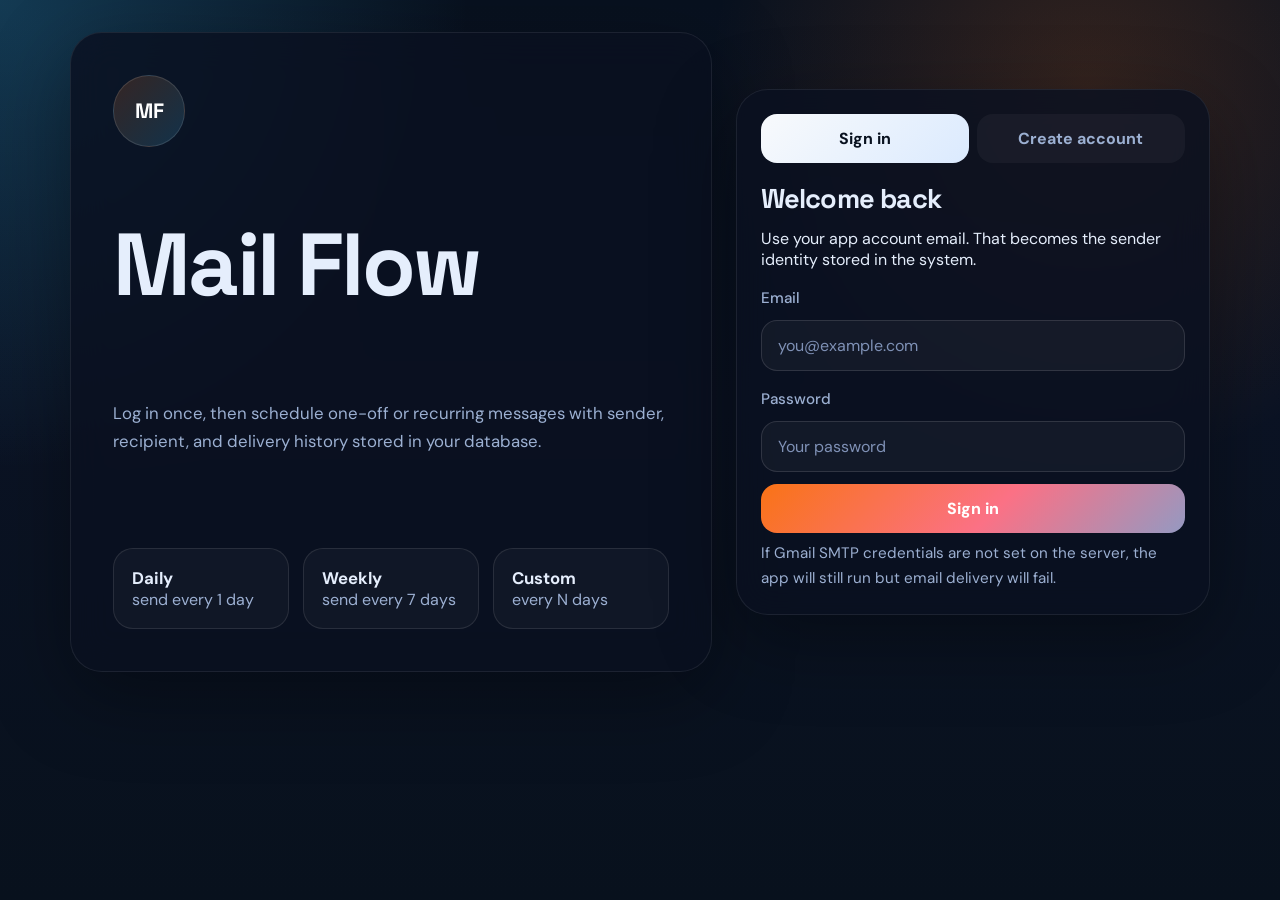
<file: frontend/index.html>
<!DOCTYPE html>
<html lang="en">
<head>
  <meta charset="UTF-8">
  <meta name="viewport" content="width=device-width, initial-scale=1.0">
  <title>Mail Flow | Sign In</title>
  <link rel="preconnect" href="https://fonts.googleapis.com">
  <link rel="preconnect" href="https://fonts.gstatic.com" crossorigin>
  <link href="https://fonts.googleapis.com/css2?family=DM+Sans:wght@400;500;700;800&family=Space+Grotesk:wght@500;700&display=swap" rel="stylesheet">
  <link rel="stylesheet" href="/frontend/styles.css">
</head>
<body class="page page-auth">
  <main class="auth-shell">
    <section class="auth-hero">
      <div class="brand-mark">MF</div>
      <h1>Mail Flow</h1>
      <p class="hero-copy">Log in once, then schedule one-off or recurring messages with sender, recipient, and delivery history stored in your database.</p>
      <div class="hero-stats">
        <div><strong>Daily</strong><span>send every 1 day</span></div>
        <div><strong>Weekly</strong><span>send every 7 days</span></div>
        <div><strong>Custom</strong><span>every N days</span></div>
      </div>
    </section>

    <section class="auth-card">
      <div class="auth-tabs">
        <button class="auth-tab active" data-tab="loginForm">Sign in</button>
        <button class="auth-tab" data-tab="registerForm">Create account</button>
      </div>

      <form id="loginForm" class="auth-form active">
        <h2>Welcome back</h2>
        <p>Use your app account email. That becomes the sender identity stored in the system.</p>
        <label for="loginEmail">Email</label>
        <input id="loginEmail" type="email" placeholder="you@example.com" autocomplete="email">
        <label for="loginPassword">Password</label>
        <input id="loginPassword" type="password" placeholder="Your password" autocomplete="current-password">
        <button type="submit" class="primary-btn">Sign in</button>
      </form>

      <form id="registerForm" class="auth-form">
        <h2>Create account</h2>
        <p>This sets up the login page and sender identity in MySQL.</p>
        <label for="registerName">Full name</label>
        <input id="registerName" type="text" placeholder="Shirin Alvita" autocomplete="name">
        <label for="registerEmail">Email</label>
        <input id="registerEmail" type="email" placeholder="you@example.com" autocomplete="email">
        <label for="registerPassword">Password</label>
        <input id="registerPassword" type="password" placeholder="Create a password" autocomplete="new-password">
        <button type="submit" class="primary-btn">Create account</button>
      </form>

      <div class="auth-note">If Gmail SMTP credentials are not set on the server, the app will still run but email delivery will fail.</div>
    </section>
  </main>

  <div class="toast" id="toast"></div>
  <script src="/frontend/login.js"></script>
</body>
</html>
</file>
<file: frontend/styles.css>
* { box-sizing: border-box; }

:root {
  --bg: #0f172a;
  --bg-soft: #111b33;
  --panel: rgba(10, 16, 32, 0.82);
  --panel-border: rgba(255, 255, 255, 0.08);
  --text: #e5eefc;
  --muted: #9cb0d2;
  --accent: #f97316;
  --accent-2: #38bdf8;
  --success: #22c55e;
  --warning: #f59e0b;
  --danger: #ef4444;
  --shadow: 0 24px 80px rgba(0, 0, 0, 0.35);
}

html, body { min-height: 100%; }

body {
  margin: 0;
  font-family: "DM Sans", system-ui, sans-serif;
  color: var(--text);
  background:
    radial-gradient(circle at top left, rgba(56, 189, 248, 0.24), transparent 30%),
    radial-gradient(circle at 85% 10%, rgba(249, 115, 22, 0.18), transparent 28%),
    linear-gradient(180deg, #08111f 0%, #0b1324 45%, #08111d 100%);
}

a { color: inherit; text-decoration: none; }

.hidden { display: none !important; }

.page-auth { display: grid; place-items: center; padding: 32px 18px; }

.auth-shell {
  width: min(1140px, 100%);
  display: grid;
  grid-template-columns: 1.15fr 0.85fr;
  gap: 24px;
}

.auth-hero, .auth-card, .panel {
  border: 1px solid var(--panel-border);
  background: var(--panel);
  box-shadow: var(--shadow);
  backdrop-filter: blur(18px);
}

.auth-hero {
  min-height: 640px;
  padding: 42px;
  border-radius: 32px;
  display: flex;
  flex-direction: column;
  justify-content: space-between;
}

.brand-mark, .brand-pill {
  display: inline-flex;
  align-items: center;
  justify-content: center;
  border-radius: 999px;
  background: linear-gradient(135deg, rgba(249, 115, 22, 0.18), rgba(56, 189, 248, 0.18));
  border: 1px solid rgba(255, 255, 255, 0.12);
  color: #fff;
  font-family: "Space Grotesk", sans-serif;
  font-weight: 700;
}

.brand-mark {
  width: 72px;
  height: 72px;
  font-size: 1.3rem;
}

.auth-hero h1,
.topbar h1,
.panel h2,
.panel h3,
.auth-form h2 {
  font-family: "Space Grotesk", sans-serif;
  margin: 0;
  letter-spacing: -0.03em;
}

.auth-hero h1 { font-size: clamp(3rem, 7vw, 5.5rem); line-height: 0.95; }

.hero-copy {
  max-width: 56ch;
  color: var(--muted);
  font-size: 1.05rem;
  line-height: 1.7;
}

.hero-stats {
  display: grid;
  grid-template-columns: repeat(3, minmax(0, 1fr));
  gap: 14px;
}

.hero-stats div, .status-card, .message-pill {
  padding: 18px;
  border-radius: 20px;
  border: 1px solid rgba(255, 255, 255, 0.1);
  background: rgba(255, 255, 255, 0.03);
}

.hero-stats strong, .status-card strong { display: block; font-size: 1.05rem; }
.hero-stats span, .status-card span, .helper-text, .auth-note, .eyebrow, label, .muted { color: var(--muted); }

.auth-card {
  border-radius: 32px;
  padding: 24px;
  align-self: center;
}

.auth-tabs {
  display: grid;
  grid-template-columns: repeat(2, 1fr);
  gap: 8px;
  margin-bottom: 18px;
}

.auth-tab {
  appearance: none;
  border: 0;
  border-radius: 16px;
  padding: 14px 16px;
  font: inherit;
  font-weight: 700;
  cursor: pointer;
  color: var(--muted);
  background: rgba(255, 255, 255, 0.04);
}

.auth-tab.active {
  color: #08111f;
  background: linear-gradient(135deg, #f8fafc 0%, #dbeafe 100%);
}

.auth-form { display: none; flex-direction: column; gap: 12px; }
.auth-form.active { display: flex; }

.auth-form h2 { font-size: 1.7rem; }
.auth-form p, .panel-head p, .panel-head h2, .panel-head h3 { margin: 0; }

label {
  font-size: 0.95rem;
  font-weight: 500;
  margin-top: 6px;
}

input, textarea, select {
  width: 100%;
  border-radius: 16px;
  border: 1px solid rgba(255, 255, 255, 0.12);
  background: rgba(255, 255, 255, 0.04);
  color: var(--text);
  padding: 14px 16px;
  font: inherit;
  outline: none;
  transition: border-color 0.15s ease, transform 0.15s ease, background 0.15s ease;
}

select {
  appearance: none;
  -webkit-appearance: none;
  -moz-appearance: none;
  padding-right: 44px;
  background-image: url("data:image/svg+xml,%3Csvg xmlns='http://www.w3.org/2000/svg' viewBox='0 0 24 24' fill='none' stroke='%23e5eefc' stroke-width='2.5' stroke-linecap='round' stroke-linejoin='round'%3E%3Cpolyline points='6 9 12 15 18 9'/%3E%3C/svg%3E");
  background-repeat: no-repeat;
  background-position: right 14px center;
  background-size: 16px;
  color: var(--text);
}

select option {
  color: #0f172a;
  background: #ffffff;
}

input::placeholder, textarea::placeholder { color: #7f91b6; }
input:focus, textarea:focus, select:focus {
  border-color: rgba(56, 189, 248, 0.75);
  background: rgba(255, 255, 255, 0.06);
}

input[type="datetime-local"]::-webkit-calendar-picker-indicator {
  opacity: 0.95;
  cursor: pointer;
  filter: invert(0.98) sepia(0.1) saturate(0.2) hue-rotate(180deg) brightness(1.15);
}

input[type="datetime-local"]::-webkit-calendar-picker-indicator:hover {
  filter: invert(0.75) sepia(0.65) saturate(1.8) hue-rotate(167deg) brightness(1.05);
}

textarea { resize: vertical; min-height: 160px; }

.primary-btn {
  border: 0;
  border-radius: 16px;
  background: linear-gradient(135deg, #f97316 0%, #fb7185 55%, #38bdf8 140%);
  color: white;
  padding: 14px 18px;
  font: inherit;
  font-weight: 800;
  cursor: pointer;
  transition: transform 0.15s ease, filter 0.15s ease;
}

.primary-btn:hover { transform: translateY(-1px); filter: brightness(1.03); }

.auth-note {
  margin-top: 8px;
  font-size: 0.95rem;
  line-height: 1.6;
}

.topbar {
  display: flex;
  align-items: center;
  justify-content: space-between;
  gap: 18px;
  padding: 24px 28px 0;
}

.topbar h1 { font-size: 2rem; margin-top: 10px; }

.brand-pill { padding: 8px 14px; font-size: 0.85rem; }

.topnav {
  display: flex;
  flex-wrap: wrap;
  gap: 10px;
  align-items: center;
}

.nav-link {
  border-radius: 999px;
  border: 1px solid rgba(255, 255, 255, 0.1);
  background: rgba(255, 255, 255, 0.04);
  padding: 10px 16px;
  color: var(--text);
  font-weight: 700;
}

.nav-link.active { background: rgba(255, 255, 255, 0.12); }
.nav-button { cursor: pointer; }

.app-grid, .page-section {
  width: min(1200px, calc(100% - 32px));
  margin: 24px auto 42px;
}

.app-grid {
  display: grid;
  gap: 18px;
  grid-template-columns: 1.1fr 0.9fr;
}

.smtp-panel {
  grid-column: 1 / -1;
}

.panel {
  border-radius: 28px;
  padding: 24px;
}

.panel-hero { grid-column: 1 / -1; display: grid; gap: 22px; grid-template-columns: 1.1fr 1fr; }
.status-grid {
  display: grid;
  gap: 12px;
  grid-template-columns: repeat(3, minmax(0, 1fr));
}

.status-card {
  min-width: 0;
  overflow: hidden;
}

.status-card strong {
  overflow-wrap: anywhere;
  word-break: break-word;
  line-height: 1.35;
  font-size: clamp(0.92rem, 1.05vw, 1.05rem);
}

.status-card span {
  display: block;
  margin-bottom: 6px;
}

.panel-head {
  display: flex;
  align-items: flex-start;
  justify-content: space-between;
  gap: 18px;
  margin-bottom: 18px;
}

.eyebrow {
  text-transform: uppercase;
  letter-spacing: 0.16em;
  font-size: 0.72rem;
  font-weight: 700;
  margin-bottom: 8px;
}

.stack-form { display: grid; gap: 18px; }
.field-grid { display: grid; gap: 14px; }
.field-grid.two-col { grid-template-columns: repeat(2, minmax(0, 1fr)); }
.field-grid.three-col { grid-template-columns: 1.4fr 1fr 1fr; }

.interval-wrap { align-self: end; }
.form-footer { display: flex; justify-content: space-between; gap: 18px; align-items: center; flex-wrap: wrap; }
.helper-text { max-width: 72ch; font-size: 0.95rem; line-height: 1.5; }

.date-select-row {
  display: flex;
  gap: 10px;
  align-items: center;
  margin-top: 8px;
}

.date-select-row input[type="date"] {
  flex: 1;
}

.selected-dates {
  margin-top: 10px;
  display: flex;
  flex-wrap: wrap;
  gap: 8px;
}

.date-chip {
  border: 1px solid rgba(255, 255, 255, 0.14);
  border-radius: 999px;
  background: rgba(56, 189, 248, 0.1);
  color: var(--text);
  padding: 8px 12px;
  cursor: pointer;
  font: inherit;
  font-size: 0.88rem;
  font-weight: 700;
  display: inline-flex;
  gap: 8px;
  align-items: center;
}

.date-chip span {
  color: var(--muted);
  font-size: 0.76rem;
}

.message-preview {
  display: grid;
  gap: 12px;
}

.preview-card,
.message-row {
  display: grid;
  gap: 10px;
  border-radius: 20px;
  border: 1px solid rgba(255, 255, 255, 0.08);
  background: rgba(255, 255, 255, 0.04);
  padding: 18px;
}

.preview-card strong,
.message-row strong { font-size: 1rem; }

.preview-meta,
.message-meta {
  display: flex;
  flex-wrap: wrap;
  gap: 10px;
  color: var(--muted);
  font-size: 0.92rem;
}

.status-badge,
.message-pill {
  display: inline-flex;
  align-items: center;
  gap: 8px;
  width: fit-content;
  font-weight: 700;
}

.dot {
  width: 10px;
  height: 10px;
  border-radius: 999px;
  display: inline-block;
}

.dot-scheduled { background: var(--warning); }
.dot-sent { background: var(--success); }
.dot-failed { background: var(--danger); }
.dot-cancelled { background: #94a3b8; }

.legend { display: flex; flex-wrap: wrap; gap: 12px; color: var(--muted); }
.legend span { display: inline-flex; align-items: center; gap: 8px; }

.text-link {
  font-weight: 700;
  color: #8be9fd;
}

.table-wrap { overflow: auto; }

.data-table {
  width: 100%;
  border-collapse: collapse;
  min-width: 1100px;
}

.data-table th, .data-table td {
  text-align: left;
  padding: 14px 12px;
  border-bottom: 1px solid rgba(255, 255, 255, 0.08);
  vertical-align: top;
}

.data-table th {
  color: var(--muted);
  font-size: 0.82rem;
  text-transform: uppercase;
  letter-spacing: 0.08em;
}

.row-actions { display: flex; gap: 8px; flex-wrap: wrap; }

.secondary-btn {
  border: 1px solid rgba(255, 255, 255, 0.14);
  border-radius: 999px;
  background: rgba(255, 255, 255, 0.05);
  color: var(--text);
  padding: 8px 12px;
  cursor: pointer;
  font: inherit;
  font-weight: 700;
}

.toast {
  position: fixed;
  right: 22px;
  bottom: 22px;
  padding: 14px 18px;
  border-radius: 16px;
  background: rgba(8, 17, 31, 0.96);
  border: 1px solid rgba(255, 255, 255, 0.08);
  color: #fff;
  font-weight: 700;
  box-shadow: var(--shadow);
  opacity: 0;
  transform: translateY(12px);
  pointer-events: none;
  transition: opacity 0.2s ease, transform 0.2s ease;
}

.toast.show { opacity: 1; transform: translateY(0); }
.toast.success { border-color: rgba(34, 197, 94, 0.4); }
.toast.error { border-color: rgba(239, 68, 68, 0.4); }

@media (max-width: 980px) {
  .auth-shell, .app-grid, .panel-hero { grid-template-columns: 1fr; }
  .auth-hero { min-height: auto; }
  .status-grid, .field-grid.two-col, .field-grid.three-col, .hero-stats { grid-template-columns: 1fr; }
  .topbar { flex-direction: column; align-items: flex-start; }
  .date-select-row { flex-direction: column; align-items: stretch; }
}

@media (max-width: 1280px) {
  .app-grid {
    width: min(1140px, calc(100% - 32px));
    grid-template-columns: 1fr;
  }

  .panel-hero,
  .field-grid.three-col {
    grid-template-columns: 1fr;
  }
}
</file>
